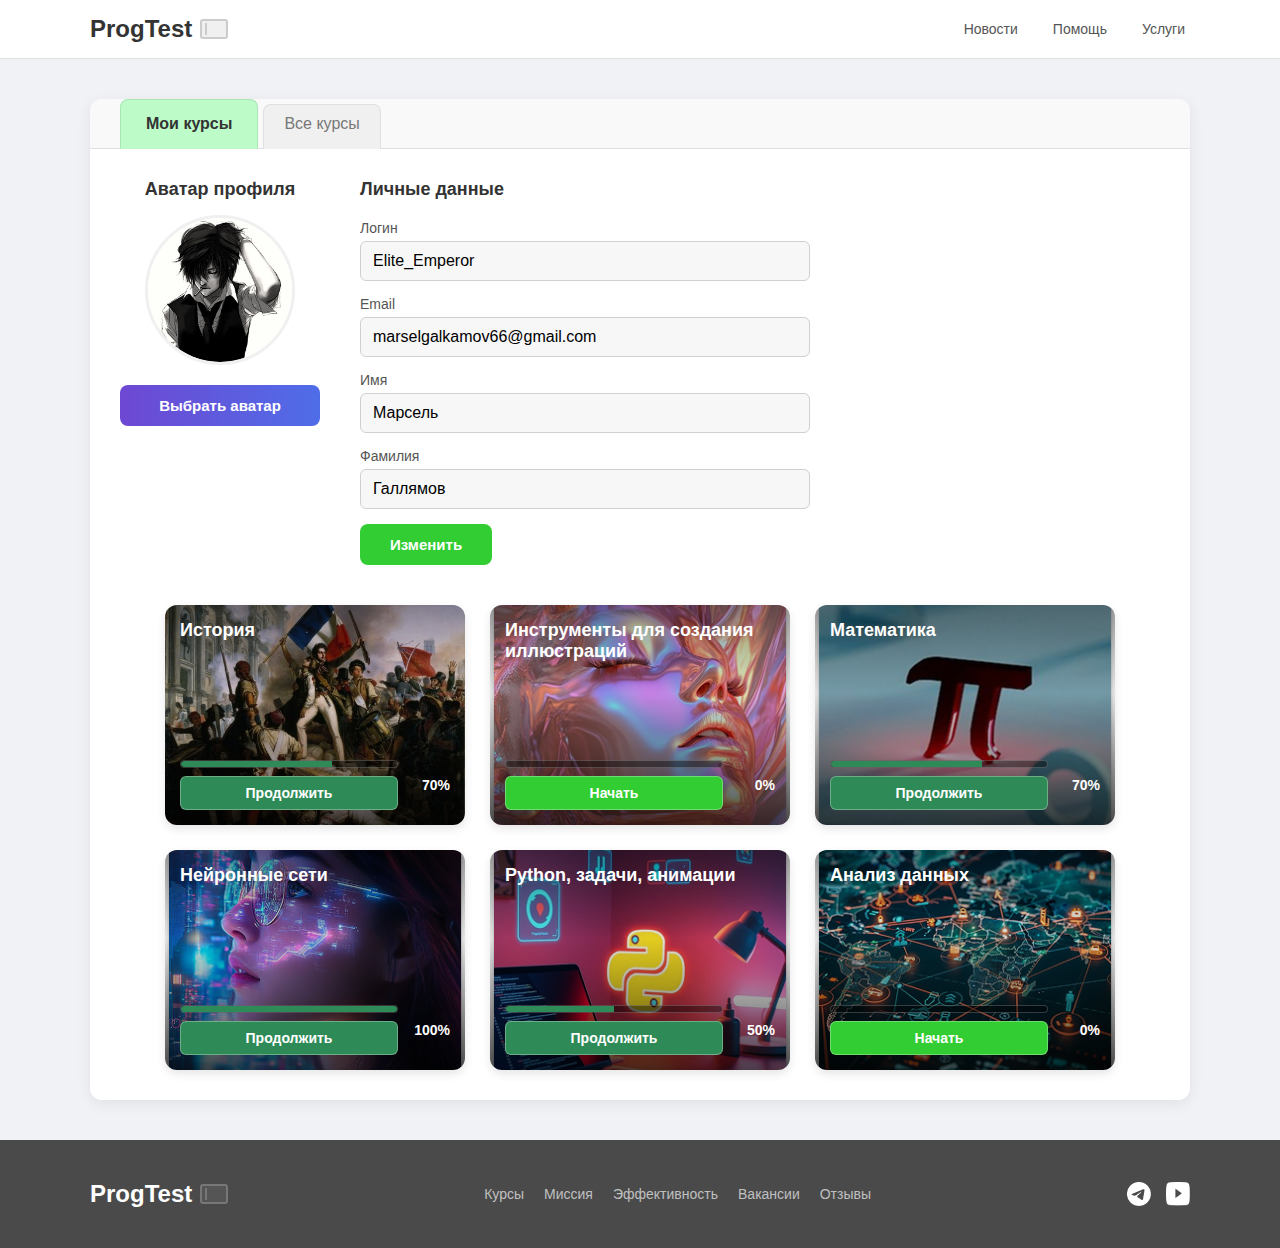
<file: index.html>
<!DOCTYPE html>
<html lang="ru">
<head>
    <meta charset="UTF-8">
    <meta name="viewport" content="width=device-width, initial-scale=1.0">
    <title>ProgTest - Профиль</title>
    <link rel="stylesheet" href="style.css">
</head>
<body>

    <header class="header">
        <div class="container">
            <a href="#" class="logo">
                ProgTest
                <span class="logo-icon"></span>
            </a>
            <nav class="main-nav">
                <ul>
                    <li><a href="#">Новости</a></li>
                    <li><a href="#">Помощь</a></li>
                    <li><a href="#">Услуги</a></li>
                </ul>
            </nav>
        </div>
    </header>

    <main class="main">
        <div class="container">
            <div class="profile-card"> 
                <input type="radio" id="tab-my-courses" name="profile-tabs" checked class="hidden">
                <input type="radio" id="tab-all-courses" name="profile-tabs" class="hidden">
                
                <div class="profile-tabs-wrapper">
                    <label for="tab-my-courses" class="tab-label">Мои курсы</label>
                    <label for="tab-all-courses" class="tab-label">Все курсы</label>
                </div>

                <div class="profile-content">
                    
                    <div id="content-my-courses" class="tab-content">
                        <section class="profile-details">
                            <div class="profile-avatar">
                                <h2>Аватар профиля</h2>
                                <img src="./img/Rectangle 55.png" alt="Аватар" class="avatar-image">
                                <button class="btn btn-avatar">Выбрать аватар</button>
                            </div>

                            <form class="profile-form">
                                <h2>Личные данные</h2>
                                <div class="form-group">
                                    <label for="login">Логин</label>
                                    <input type="text" id="login" value="Elite_Emperor">
                                </div>
                                <div class="form-group">
                                    <label for="email">Email</label>
                                    <input type="email" id="email" value="marselgalkamov66@gmail.com">
                                </div>
                                <div class="form-group">
                                    <label for="name">Имя</label>
                                    <input type="text" id="name" value="Марсель">
                                </div>
                                <div class="form-group">
                                    <label for="surname">Фамилия</label>
                                    <input type="text" id="surname" value="Галлямов">
                                </div>
                                <button type="button" class="btn btn-save" id="openModalBtn">Изменить</button>
                            </form>
                        </section>

                        <section class="courses-grid">
                            <div class="course-card" style="background-image: linear-gradient(rgba(0,0,0,0.4), rgba(0,0,0,0.1) 40%, rgba(0,0,0,0.7) 100%), url('./img/6eaf7f12c03b5a8fd35eb0b6335ce7b1.jpg');">
                                <div class="course-card-category">История</div>
                                <div class="course-card-footer">
                                    <div class="progress-container">
                                        <div class="progress-bar">
                                            <div class="progress-bar-inner" style="width: 70%;"></div>
                                        </div>
                                        <button class="btn btn-course">Продолжить</button>
                                    </div>
                                    <span class="course-card-percent">70%</span>
                                </div>
                            </div>
                            <div class="course-card" style="background-image: linear-gradient(rgba(0,0,0,0.4), rgba(0,0,0,0.1) 40%, rgba(0,0,0,0.7) 100%), url('./img/Rectangle 42.png');">
                                <div class="course-card-category">Инструменты для создания иллюстраций</div>
                                <div class="course-card-footer">
                                    <div class="progress-container">
                                        <div class="progress-bar">
                                            <div class="progress-bar-inner" style="width: 0%;"></div>
                                        </div>
                                        <button class="btn btn-course btn-start">Начать</button>
                                    </div>
                                    <span class="course-card-percent">0%</span>
                                </div>
                            </div>
                            <div class="course-card" style="background-image: linear-gradient(rgba(0,0,0,0.4), rgba(0,0,0,0.1) 40%, rgba(0,0,0,0.7) 100%), url('./img/Rectangle 43.png');">
                                <div class="course-card-category">Математика</div>
                                <div class="course-card-footer">
                                    <div class="progress-container">
                                        <div class="progress-bar">
                                            <div class="progress-bar-inner" style="width: 70%;"></div>
                                        </div>
                                        <button class="btn btn-course">Продолжить</button>
                                    </div>
                                    <span class="course-card-percent">70%</span>
                                </div>
                            </div>
                            <div class="course-card" style="background-image: linear-gradient(rgba(0,0,0,0.4), rgba(0,0,0,0.1) 40%, rgba(0,0,0,0.7) 100%), url('./img/Rectangle 44.png');">
                                <div class="course-card-category">Нейронные сети</div>
                                <div class="course-card-footer">
                                    <div class="progress-container">
                                        <div class="progress-bar">
                                            <div class="progress-bar-inner" style="width: 100%;"></div>
                                        </div>
                                        <button class="btn btn-course">Продолжить</button>
                                    </div>
                                    <span class="course-card-percent">100%</span>
                                </div>
                            </div>
                            <div class="course-card" style="background-image: linear-gradient(rgba(0,0,0,0.4), rgba(0,0,0,0.1) 40%, rgba(0,0,0,0.7) 100%), url('./img/Rectangle 45.png');">
                                <div class="course-card-category">Python, задачи, анимации</div>
                                <div class="course-card-footer">
                                    <div class="progress-container">
                                        <div class="progress-bar">
                                            <div class="progress-bar-inner" style="width: 50%;"></div>
                                        </div>
                                        <button class="btn btn-course">Продолжить</button>
                                    </div>
                                    <span class="course-card-percent">50%</span>
                                </div>
                            </div>
                            <div class="course-card" style="background-image: linear-gradient(rgba(0,0,0,0.4), rgba(0,0,0,0.1) 40%, rgba(0,0,0,0.7) 100%), url('./img/Rectangle 46.png');">
                                <div class="course-card-category">Анализ данных</div>
                                <div class="course-card-footer">
                                    <div class="progress-container">
                                        <div class="progress-bar">
                                            <div class="progress-bar-inner" style="width: 0%;"></div>
                                        </div>
                                        <button class="btn btn-course btn-start">Начать</button>
                                    </div>
                                    <span class="course-card-percent">0%</span>
                                </div>
                            </div>
                        </section>
                    </div>

                    <div id="content-all-courses" class="tab-content">
                        <section class="all-courses-view">
                            
                            <div class="all-courses-header">
                                <div class="motivation-box">
                                    <p> Развивай свои навыки программирования. Выбери новые курсы, чтобы углубить свои знания и достичь новых карьерных высот. Не останавливайся на достигнутом!</p>
                                </div>
                            </div>

                            <div class="all-courses-list">
                                <div class="course-listing" id="course-react">
                                    <div class="course-listing-info">
                                        <h3>React.js с нуля до профи</h3>
                                        <p>Научитесь создавать современные, быстрые и масштабируемые веб-приложения, используя React, Redux и Next.js.</p>
                                    </div>
                                    <div class="course-listing-actions">
                                        <span>Уровень: Продвинутый</span>
                                        <button class="btn btn-enroll">Записаться</button>
                                    </div>
                                </div>
                                <div class="course-listing" id="course-time">
                                    <div class="course-listing-info">
                                        <h3>Эффективный тайм-менеджмент</h3>
                                        <p>Освойте методики планирования, расстановки приоритетов (Getting Things Done) и повышения личной продуктивности.</p>
                                    </div>
                                    <div class="course-listing-actions">
                                        <span>Уровень: Базовый</span>
                                        <button class="btn btn-enroll">Записаться</button>
                                    </div>
                                </div>
                                <div class="course-listing" id="course-startup">
                                    <div class="course-listing-info">
                                        <h3>Запуск IT-стартапа: от идеи до инвестиций</h3>
                                        <p>Пошаговый план по созданию собственного технологического бизнеса, включая MVP, маркетинг и поиск финансирования.</p>
                                    </div>
                                    <div class="course-listing-actions">
                                        <span>Уровень: Средний</span>
                                        <button class="btn btn-enroll">Записаться</button>
                                    </div>
                                </div>
                                <div class="course-listing" id="course-design">
                                    <div class="course-listing-info">
                                        <h3>Основы UX/UI дизайна</h3>
                                        <p>Изучите принципы создания удобных и привлекательных пользовательских интерфейсов в Figma и Adobe XD.</p>
                                    </div>
                                    <div class="course-listing-actions">
                                        <span>Уровень: Базовый</span>
                                        <button class="btn btn-enroll">Записаться</button>
                                    </div>
                                </div>
                                <div class="course-listing" id="course-english">
                                    <div class="course-listing-info">
                                        <h3>Технический английский для IT-специалистов</h3>
                                        <p>Повысьте свой уровень владения английским для чтения документации, общения с коллегами и прохождения собеседований.</p>
                                    </div>
                                    <div class="course-listing-actions">
                                        <span>Уровень: Средний</span>
                                        <button class="btn btn-enroll">Записаться</button>
                                    </div>
                                </div>
                                
                            </div>

                        </section>
                    </div>
                </div>
            </div>
        </div>
    </main>

    <!-- Модальное окно -->
    <div id="editModal" class="modal">
        <div class="modal-content">
            <span class="close">&times;</span>
            <h2>Редактировать профиль</h2>
            <form>
                <div class="form-group">
                    <label for="edit-login">Логин</label>
                    <input type="text" id="edit-login" value="Elite_Emperor">
                </div>
                <div class="form-group">
                    <label for="edit-email">Email</label>
                    <input type="email" id="edit-email" value="marselgalkamov66@gmail.com">
                </div>
                <div class="form-group">
                    <label for="edit-name">Имя</label>
                    <input type="text" id="edit-name" value="Марсель">
                </div>
                <div class="form-group">
                    <label for="edit-surname">Фамилия</label>
                    <input type="text" id="edit-surname" value="Галлямов">
                </div>
                <button type="submit" class="btn btn-save">Изменить</button>
            </form>
        </div>
    </div>

    <footer class="footer">
        <div class="container">
            <a href="#" class="logo">
                ProgTest
                <span class="logo-icon"></span>
            </a>
            <nav class="footer-nav">
                <ul>
                    <li><a href="#">Курсы</a></li>
                    <li><a href="#">Миссия</a></li>
                    <li><a href="#">Эффективность</a></li>
                    <li><a href="#">Вакансии</a></li>
                    <li><a href="#">Отзывы</a></li>
                </ul>
            </nav>
            <div class="social-links">
                <a href="#" aria-label="Telegram">
                    <img src="./img/Vector.png" alt="">
                </a>
                <a href="#" aria-label="YouTube">
                    <img src="./img/Vectorf.png" alt="">
                </a>
            </div>
        </div>
    </footer>

    <script>
        // JavaScript для модального окна
        var modal = document.getElementById("editModal");
        var btn = document.getElementById("openModalBtn");
        var span = document.getElementsByClassName("close")[0];

        btn.onclick = function() {
            modal.style.display = "block";
        }

        span.onclick = function() {
            modal.style.display = "none";
        }

        window.onclick = function(event) {
            if (event.target == modal) {
                modal.style.display = "none";
            }
        }
    </script>

</body>
</html>
</file>
<file: style.css>
* {
    box-sizing: border-box;
    margin: 0;
    padding: 0;
}

body {
    font-family: -apple-system, BlinkMacSystemFont, "Segoe UI", Roboto, Helvetica, Arial, sans-serif;
    background-color: #f0f2f5;
    color: #333;
}

.container {
    max-width: 1140px;
    margin: 0 auto;
    padding: 0 20px;
}

a {
    text-decoration: none;
    color: inherit;
}

img {
    max-width: 100%;
    display: block;
}


.header {
    background-color: #ffffff;
    padding: 15px 0;
    border-bottom: 1px solid #e0e0e0;
}

.header .container {
    display: flex;
    justify-content: space-between;
    align-items: center;
}

.logo {
    display: flex;
    align-items: center;
    font-size: 24px;
    font-weight: bold;
    color: #333;
}

.logo-icon {
    display: inline-block;
    width: 28px;
    height: 20px;
    background-color: #f0f0f0;
    border: 2px solid #ccc;
    border-radius: 3px;
    margin-left: 8px;
    position: relative;
}
.logo-icon::before {
    content: '';
    position: absolute;
    left: 3px;
    top: 50%;
    transform: translateY(-50%);
    width: 2px;
    height: 12px;
    background-color: #ccc;
}

.main-nav ul {
    display: flex;
    list-style: none;
    gap: 25px;
}

.main-nav a {
    font-size: 14px;
    color: #555;
    padding: 5px;
}
.main-nav a:hover {
    color: #000;
}

.main {
    padding: 40px 0;
}

.profile-card {
    background-color: #ffffff;
    border-radius: 12px;
    box-shadow: 0 4px 15px rgba(0, 0, 0, 0.07);
    overflow: hidden;
}


.profile-content {
    padding: 30px;
}

.profile-details {
    display: flex;
    gap: 40px;
    margin-bottom: 40px;
}

.profile-avatar {
    flex-basis: 200px;
    text-align: center;
}

.profile-avatar h2 {
    font-size: 18px;
    font-weight: 600;
    margin-bottom: 15px;
    color: #333;
}

.avatar-image {
    width: 150px;
    height: 150px;
    border-radius: 50%;
    object-fit: cover;
    margin: 0 auto 20px auto;
    border: 3px solid #f0f0f0;
}

.btn {
    border: none;
    border-radius: 8px;
    padding: 12px 24px;
    font-size: 15px;
    font-weight: 600;
    cursor: pointer;
    transition: all 0.2s ease;
}

.btn-avatar {
    background: linear-gradient(90deg, #6e48d3, #4f6de8);
    color: #ffffff;
    width: 100%;
}
.btn-avatar:hover {
    opacity: 0.9;
}

.profile-form {
    flex: 1;
    max-width: 450px;
    
}

.profile-form h2 {
    font-size: 18px;
    font-weight: 600;
    margin-bottom: 20px;
    color: #333;
}

.form-group {
    margin-bottom: 15px;
}

.form-group label {
    display: block;
    font-size: 14px;
    color: #555;
    margin-bottom: 5px;
}

.form-group input {
    width: 100%;
    padding: 10px 12px;
    font-size: 16px;
    border: 1px solid #d0d0d0;
    background-color: #f7f7f7;
    border-radius: 6px;
}

.btn-save {
    background-color: #32cd32;
    color: #ffffff;
    padding: 12px 30px;
}
.btn-save:hover {
    background-color: #28a728;
}



.courses-grid {
    display: grid;
    grid-template-columns: repeat(3, 300px);
    justify-content: center;
    gap: 25px;
}

.course-card {
    position: relative;
    border-radius: 12px;
    overflow: hidden;
    box-shadow: 0 4px 10px rgba(0, 0, 0, 0.1);
    color: #ffffff;
    height: 220px; 
    display: flex;
    flex-direction: column;
    justify-content: space-between;
    
    background-size: cover;
    background-position: center;
}

.course-card-category {
    position: relative;
    z-index: 2;
    padding: 15px;
    font-size: 18px;
    font-weight: 600;
}

.course-card-footer {
    position: relative;
    z-index: 2;
    padding: 15px;
    display: flex;
    align-items: center;
    gap: 12px;
}

.progress-container {
    flex: 1;
    display: flex;
    flex-direction: column;
}

.progress-bar {
    height: 8px;
    background-color: rgba(0, 0, 0, 0.4);
    border: 1px solid rgba(255, 255, 255, 0.2);
    border-radius: 8px;
    overflow: hidden; 
}

.progress-bar-inner {
    height: 100%;
    background-color: #2e8b57;
    border-radius: 7px 0 0 7px;
}

.btn-course {
    margin-top: 8px;
    width: 100%;
    
    background-color: #2e8b57;
    color: #ffffff;
    padding: 8px 18px;
    border-radius: 6px;
    font-size: 14px;
    font-weight: 600;
    border: 1px solid rgba(255, 255, 255, 0.3);
}

.btn-course.btn-start {
    background-color: #32cd32;
}

.course-card-percent {
    font-size: 14px;
    font-weight: 600;
    width: 40px;
    text-align: right;
}


.footer {
    background-color: #4a4a4a;
    color: #c0c0c0;
    padding: 40px 0;
    font-size: 14px;
}

.footer .container {
    display: flex;
    justify-content: space-between;
    align-items: center;
}

.footer .logo {
    color: #ffffff;
}

.footer .logo-icon {
    background-color: #555;
    border-color: #777;
}
.footer .logo-icon::before {
    background-color: #777;
}

.footer-nav ul {
    display: flex;
    list-style: none;
    gap: 20px;
}

.footer-nav a:hover {
    color: #ffffff;
}

.social-links {
    display: flex;
    gap: 15px;
}

.social-links a {
    display: block;
}

.social-links img {
    width: 24px;
    height: 24px;
    fill: #c0c0c0;
    transition: fill 0.2s ease;
}

.social-links a:hover svg {
    fill: #ffffff;
}


@media (max-width: 992px) {
    .courses-grid {
        grid-template-columns: repeat(2, 300px);
    }
    .profile-details {
        flex-direction: column;
        align-items: center;
    }
    .profile-form {
        width: 100%;
        max-width: 500px;
    }
}

@media (max-width: 768px) {
    .header .container {
        flex-direction: column;
        gap: 15px;
    }
    .footer .container {
        flex-direction: column;
        gap: 25px;
    }
    .footer-nav ul {
        flex-wrap: wrap;
        justify-content: center;
    }
    .courses-grid {
        grid-template-columns: repeat(2, 300px);
    }
}

@media (max-width: 680px) {
     .courses-grid {
        grid-template-columns: 300px;
    }
    .course-card {
        height: 220px;
    }
}

.hidden {
    display: none;
}

.all-courses-header {
  display: flex;
  align-items: flex-start;
  gap: 20px;
  margin-bottom: 30px;
}

.all-courses-avatar {
  width: 80px;
  height: 80px;
  border-radius: 50%;
  object-fit: cover;
  border: 3px solid #f0f0f0;
}

.motivation-box {
  flex: 1;
  background-color: #e0f8e5;
  border: 2px solid #50c878;
  border-radius: 12px;
  padding: 20px;
  font-size: 15px;
  line-height: 1.5;
  color: #333;
}

.all-courses-list {
  display: flex;
  flex-direction: column;
  gap: 15px;
}

.course-listing {
  display: flex;
  justify-content: space-between;
  align-items: center;
  border-radius: 12px;
  padding: 20px 25px;
  gap: 20px;
  min-height: 120px; 
  color: #ffffff;
  text-shadow: 0 1px 3px rgba(0,0,0,0.7);
  position: relative;
  overflow: hidden;
  background-size: cover;
  background-position: center;
  box-shadow: 0 4px 10px rgba(0, 0, 0, 0.1);
}

.course-listing::before {
  content: '';
  position: absolute;
  top: 0; left: 0; right: 0; bottom: 0;
  background: linear-gradient(90deg, rgba(0,0,0,0.6) 30%, rgba(0,0,0,0.2) 80%);
  z-index: 1;
}

.course-listing-info, .course-listing-actions {
  position: relative;
  z-index: 2;
}

#course-react {
  background-image: url('https://images.unsplash.com/photo-1633356122102-3fe601e05bd2?auto=format&fit=crop&q=80&w=1200');
}
#course-time {
  background-image: url('https://images.unsplash.com/photo-1506784983877-45594efa4cbe?auto=format&fit=crop&q=80&w=1200');
}
#course-startup {
  background-image: url('https://images.unsplash.com/photo-1556761175-59736c83c9e8?auto=format&fit=crop&q=80&w=1200');
}
#course-design {
  background-image: url('https://images.unsplash.com/photo-1572044162444-ad60f128b14b?auto=format&fit=crop&q=80&w=1200');
}
#course-english {
  background-image: url('https://images.unsplash.com/photo-1522881451255-f59ad836fdfb?auto=format&fit=crop&q=80&w=1200');
}


.course-listing-info {
  flex: 1;
}
.course-listing-info h3 {
  font-size: 20px;
  font-weight: 600;
  margin-bottom: 5px;
}
.course-listing-info p {
  font-size: 15px;
  color: #f0f0f0;
  line-height: 1.4;
  max-width: 85%;
}

.course-listing-actions {
  flex-basis: 220px;
  text-align: right;
}
.course-listing-actions span {
  display: block;
  font-size: 14px;
  font-weight: 500;
  margin-bottom: 12px;
}

.btn-enroll {
  background-color: #3f51b5;
  border: 1px solid rgba(255,255,255,0.4);
}
.btn-enroll:hover {
  background-color: #303f9f;
}


@media (max-width: 768px) {
 .all-courses-header {
    flex-direction: column;
    align-items: center; 
    padding: 0;
  }
 .course-listing {
    flex-direction: column;
    align-items: stretch;
    padding: 15px;
  }
 .course-listing-info p {
    max-width: 100%;
  }
 .course-listing-actions {
    flex-basis: auto; 
    text-align: left; 
    padding-right: 0;
    margin-top: 15px;
    display: flex;
    align-items: center;
    justify-content: space-between;
    gap: 15px;
  }
 .course-listing-actions span {
    margin-bottom: 0;
  }
 .btn-enroll {
    width: auto;
    padding-left: 20px;
    padding-right: 20px;
  }
}

.profile-tabs-wrapper {
    display: flex;
    background-color: #f9f9f9;
    padding-left: 30px;
    border-bottom: 1px solid #e0e0e0;
}

.tab-label {
    cursor: pointer;
    padding: 10px 20px;
    font-size: 16px;
    font-weight: 500;
    color: #777;
    margin-bottom: -1px;
    background-color: #f0f0f0;
    border: 1px solid #e0e0e0;
    border-bottom: none;
    border-top-left-radius: 8px;
    border-top-right-radius: 8px;
    margin-right: 5px;
    margin-top: 5px;
    transition: background-color 0.2s;
}

.tab-label:hover {
    background-color: #e8e8e8;
}

/* Стилизация АКТИВНОЙ вкладки */
#tab-my-courses:checked ~ .profile-tabs-wrapper .tab-label[for="tab-my-courses"],
#tab-all-courses:checked ~ .profile-tabs-wrapper .tab-label[for="tab-all-courses"] {
    color: #333;
    font-weight: 600;
    background-color: #bdfcc9;
    border: 1px solid #a8e6b6;
    border-bottom: 1px solid #bdfcc9;
    padding: 15px 25px;
    margin-top: 0;
}

.tab-content {
    display: none;
}

#tab-my-courses:checked ~ .profile-tabs-wrapper ~ .profile-content #content-my-courses {
    display: block;
}

#tab-all-courses:checked ~ .profile-tabs-wrapper ~ .profile-content #content-all-courses {
    display: block;
}


.modal {
    display: none;
    position: fixed;
    z-index: 1000;
    left: 0;
    top: 0;
    width: 100%;
    height: 100%;
    overflow: auto;
    background-color: rgba(0,0,0,0.4);
    padding-top: 60px;
}

.modal-content {
    background-image: url("./img/Rectangle\ 74.png"); 
    background-size: cover;
    background-position: center;
    margin: 5% auto;
    padding: 20px;
    border-radius: 10px;
    width: 300px;
    max-width: 100%;
    position: relative;
    color: #fff; 
}

.close {
    position: absolute;
    right: 10px;
    top: 10px;
    color: #fff;
    font-size: 28px;
    font-weight: bold;
    cursor: pointer;
}

.close:hover,
.close:focus {
    color: #ccc;
    text-decoration: none;
    cursor: pointer;
}

.modal-content h2 {
    text-align: center;
    margin-bottom: 20px;
    color: #fff;
}

.modal-content .form-group input {
    background-color: #d1f2eb; 
    border: none;
    border-radius: 5px;
}

.modal-content .btn-save {
    background-color: #32cd32;
    color: #fff;
    width: 100%;
    border-radius: 20px; 
    margin-top: 20px;
}
</file>
